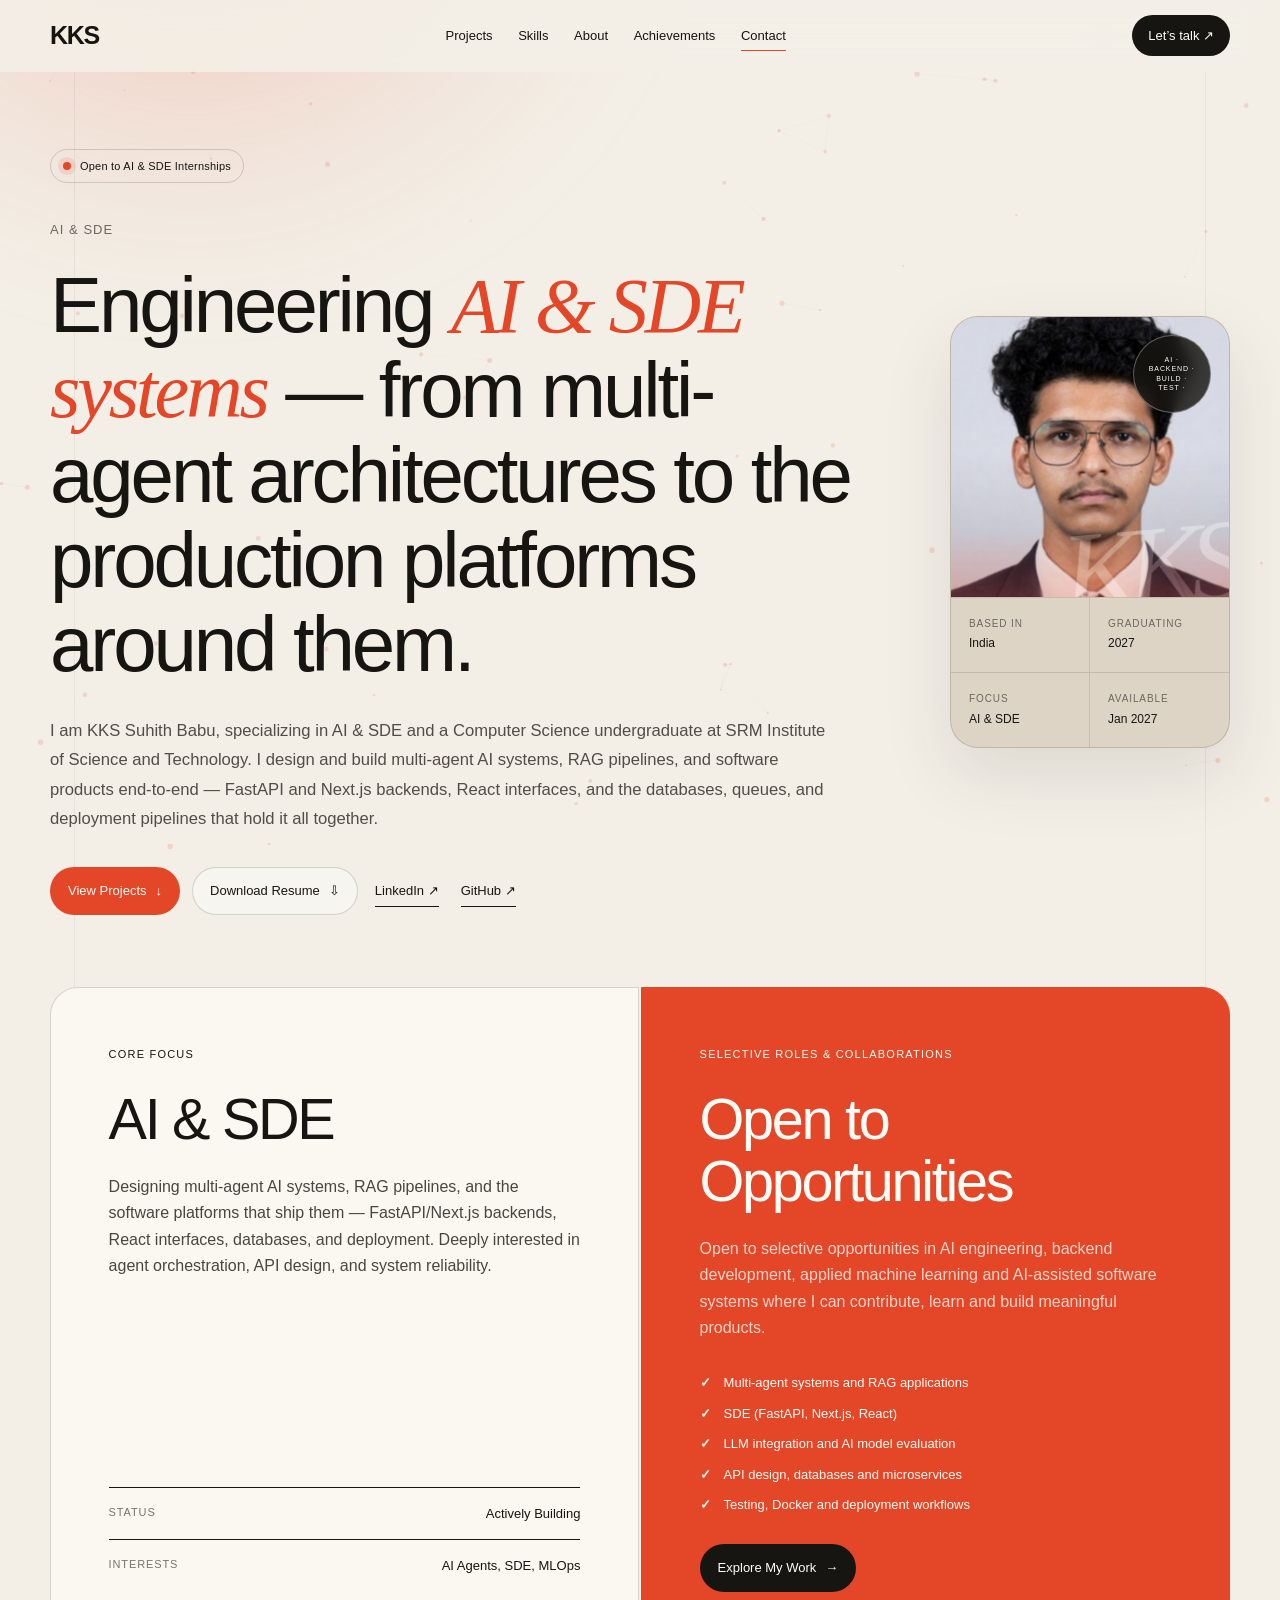
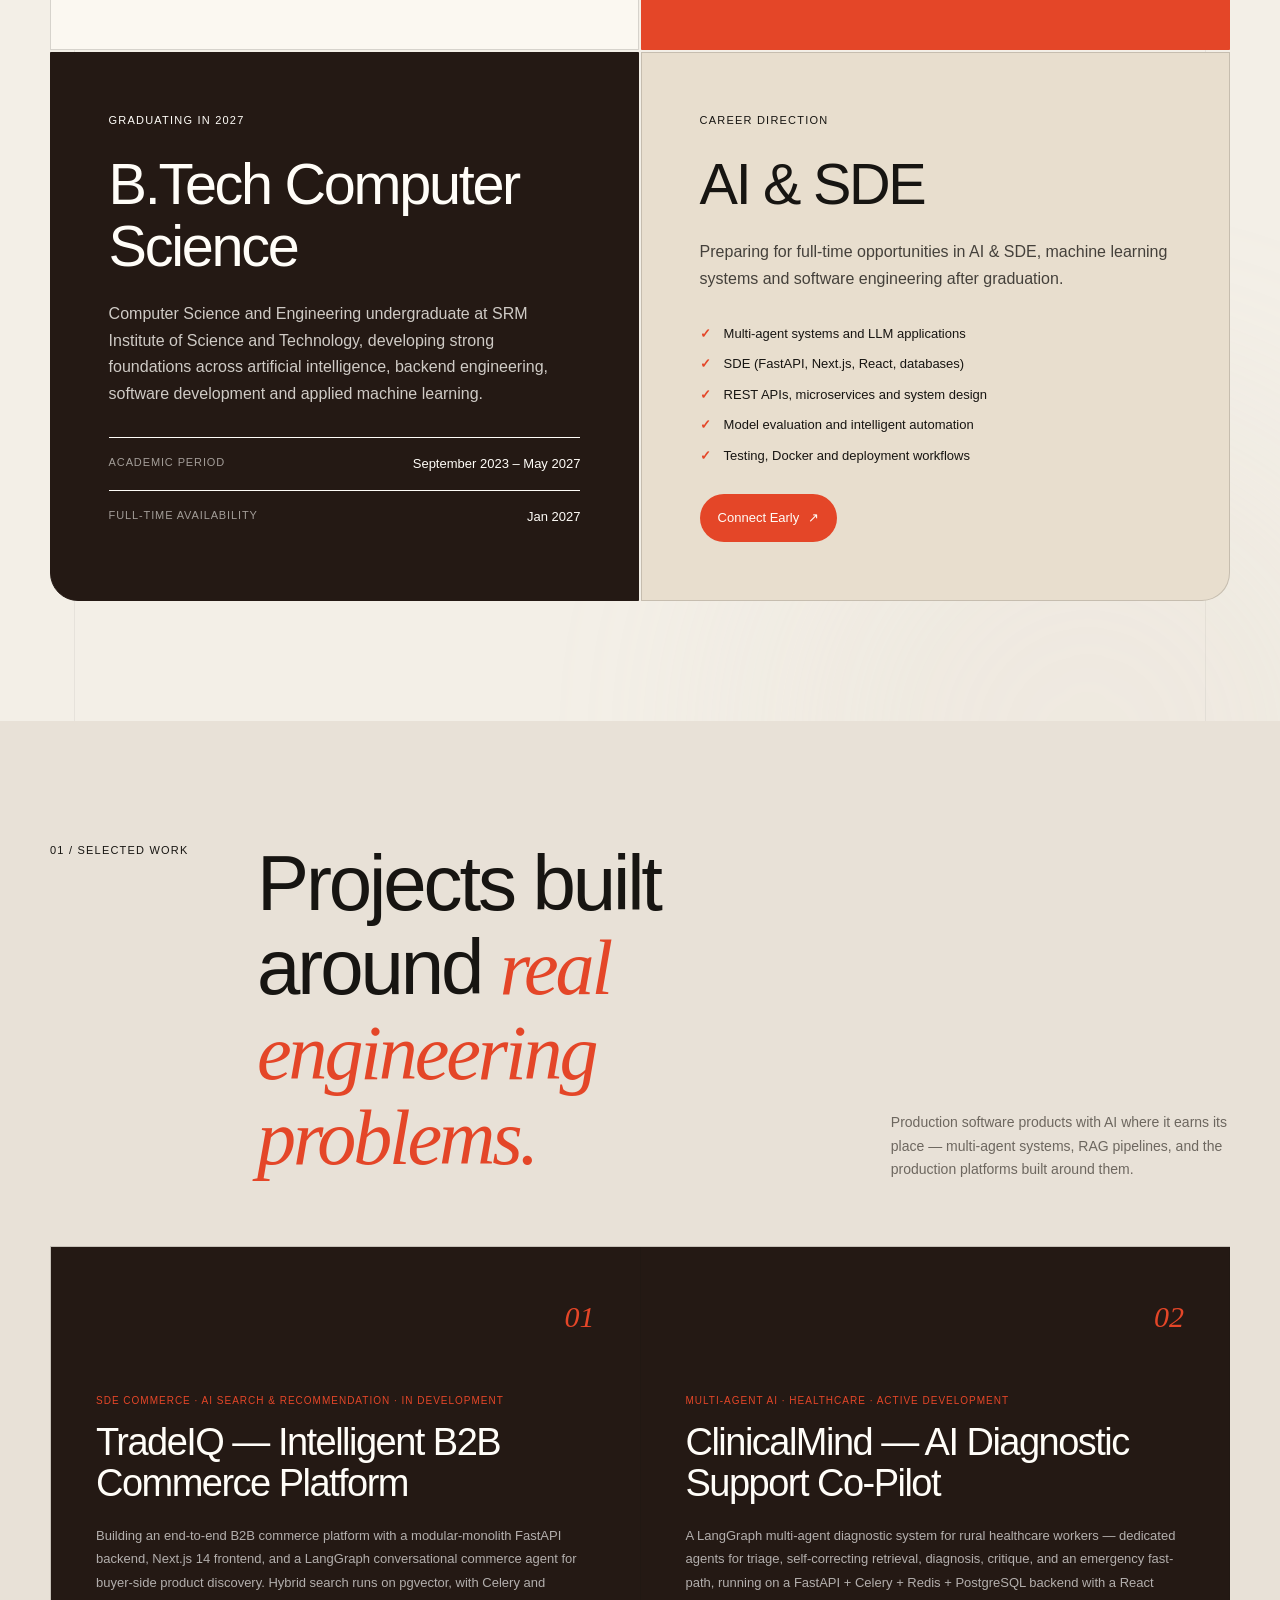
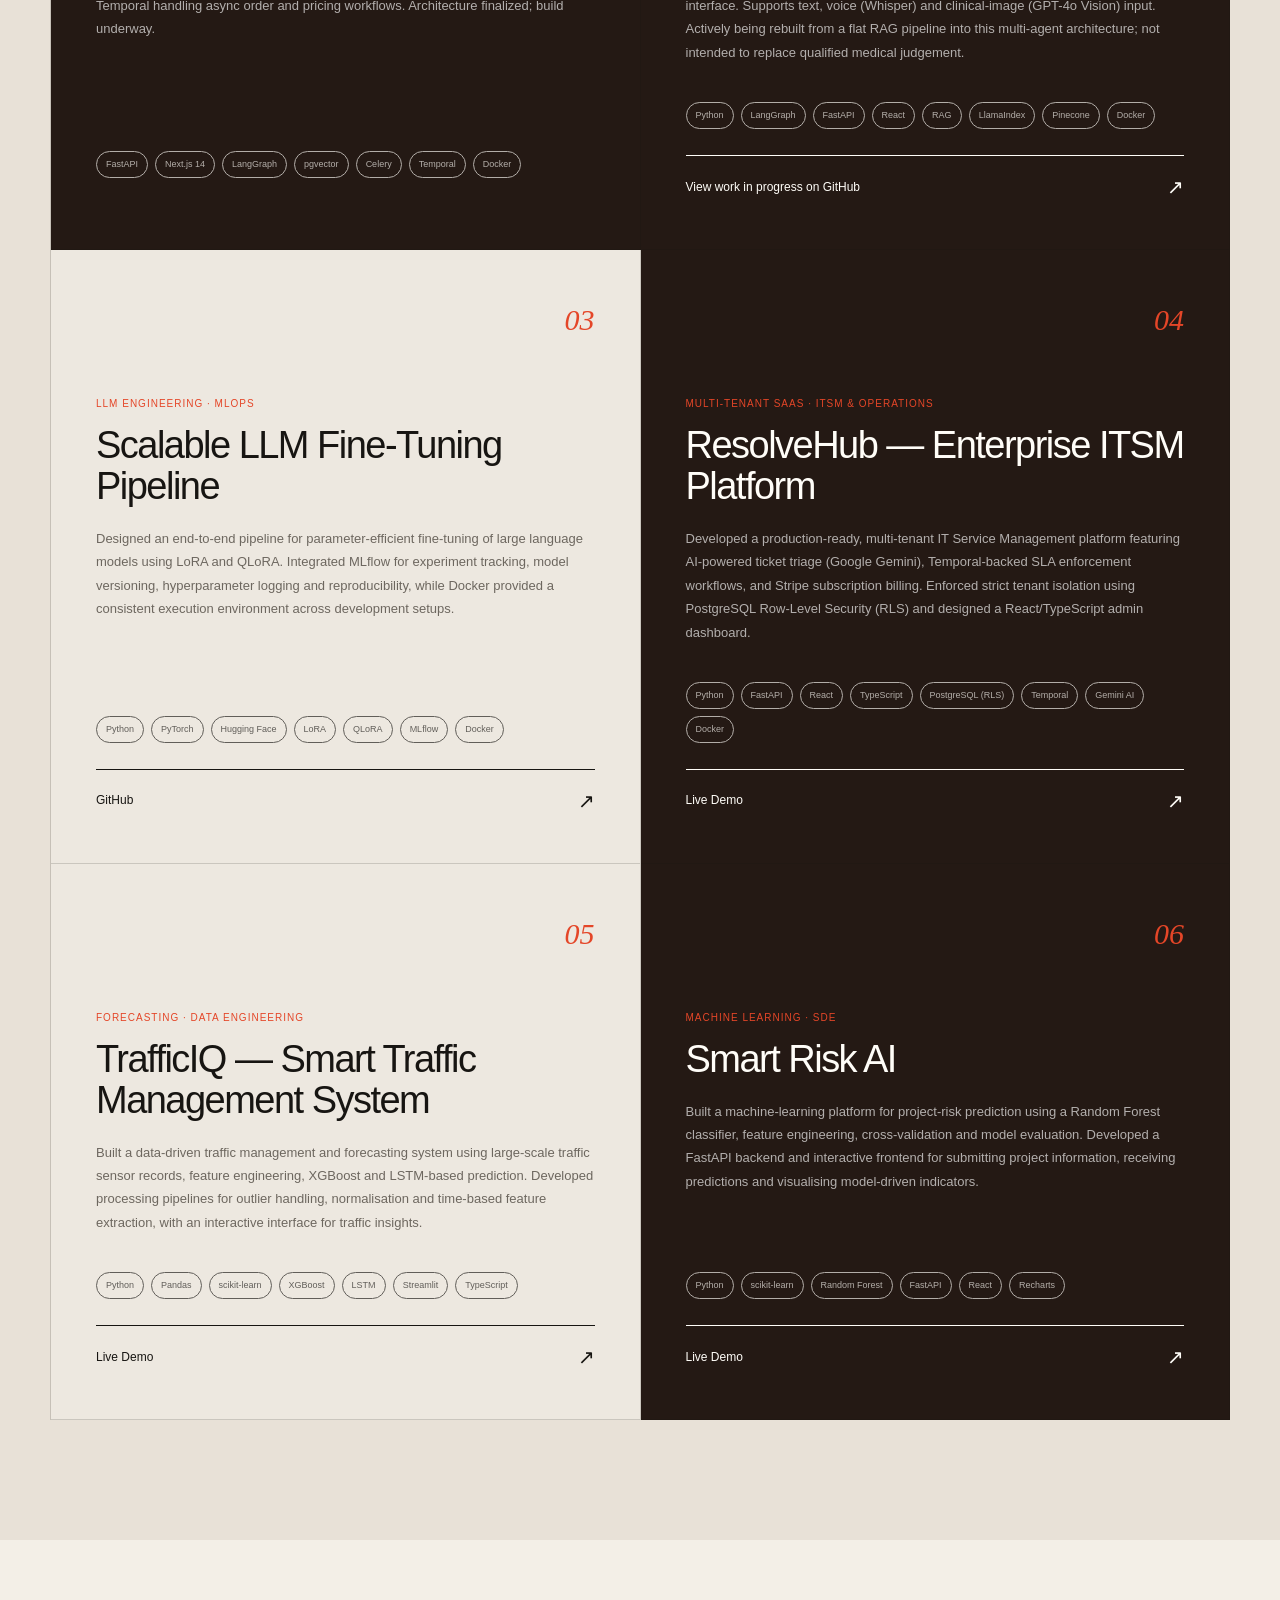
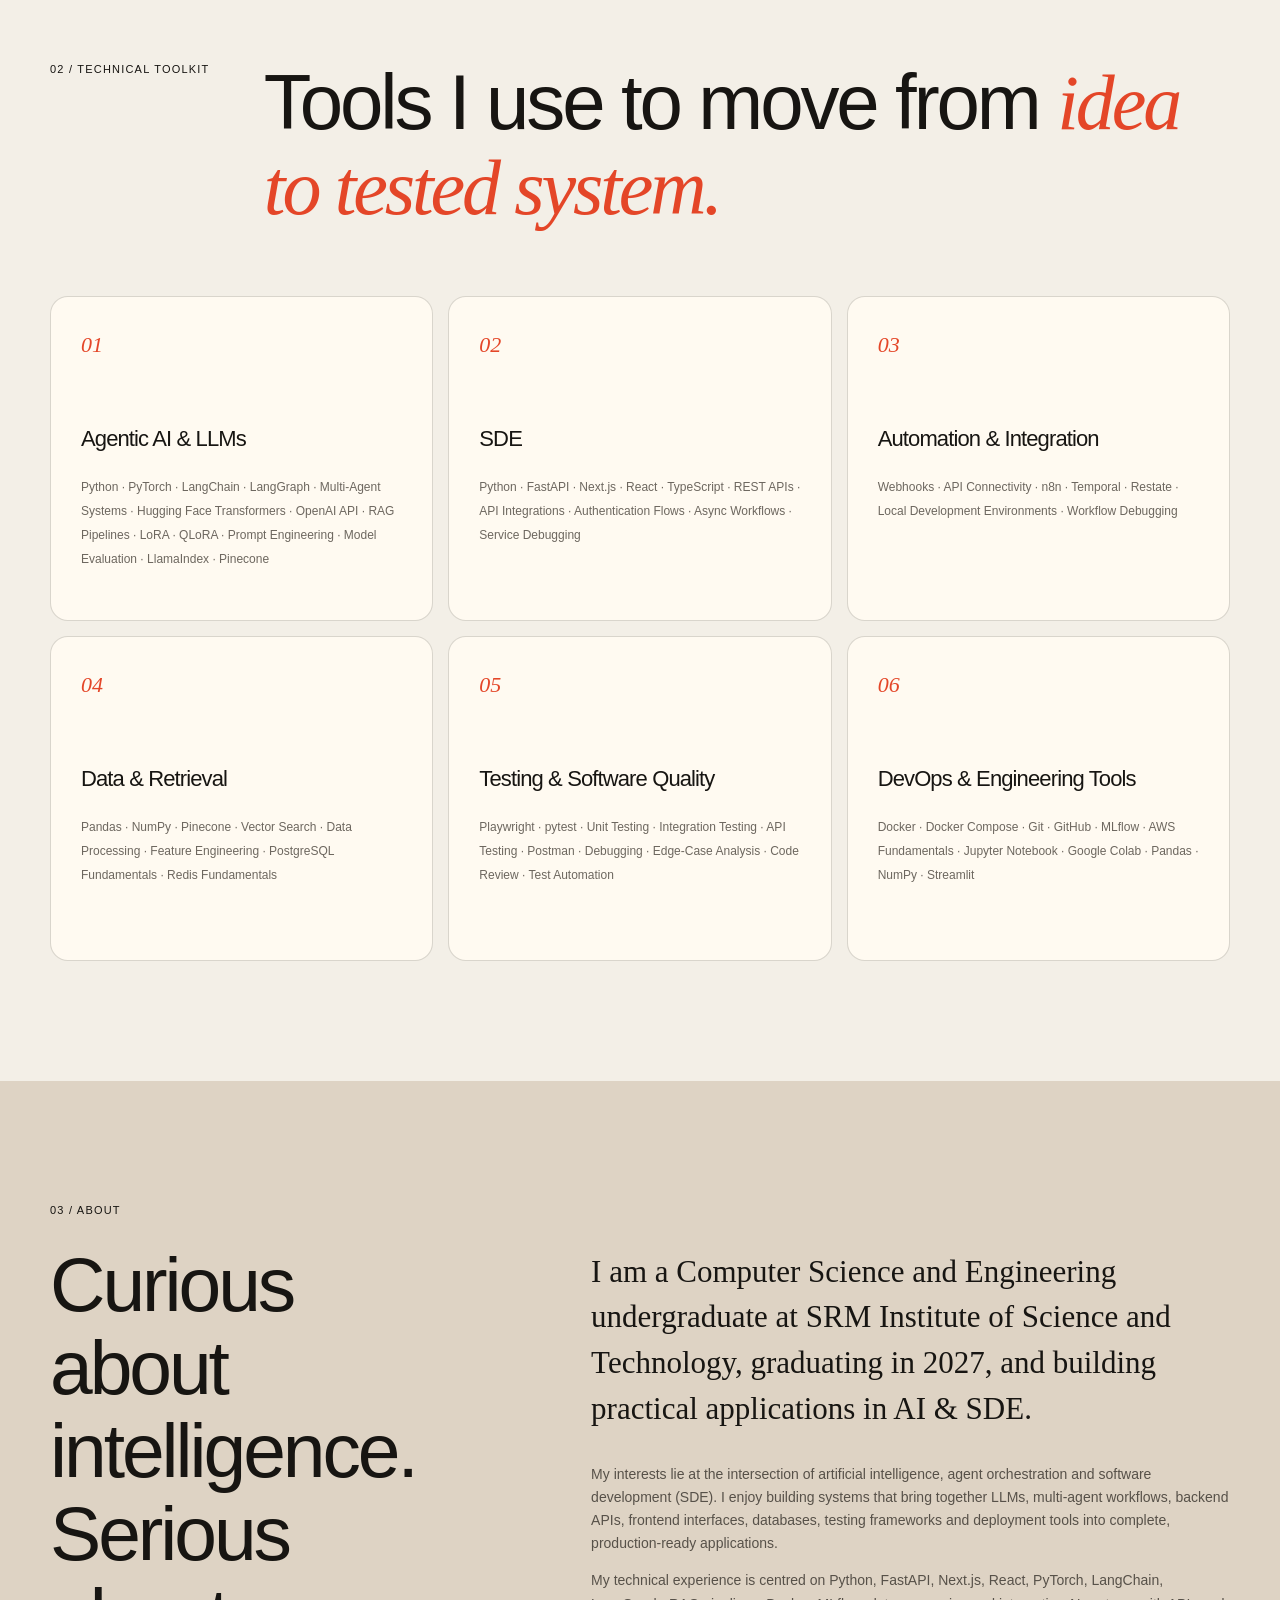
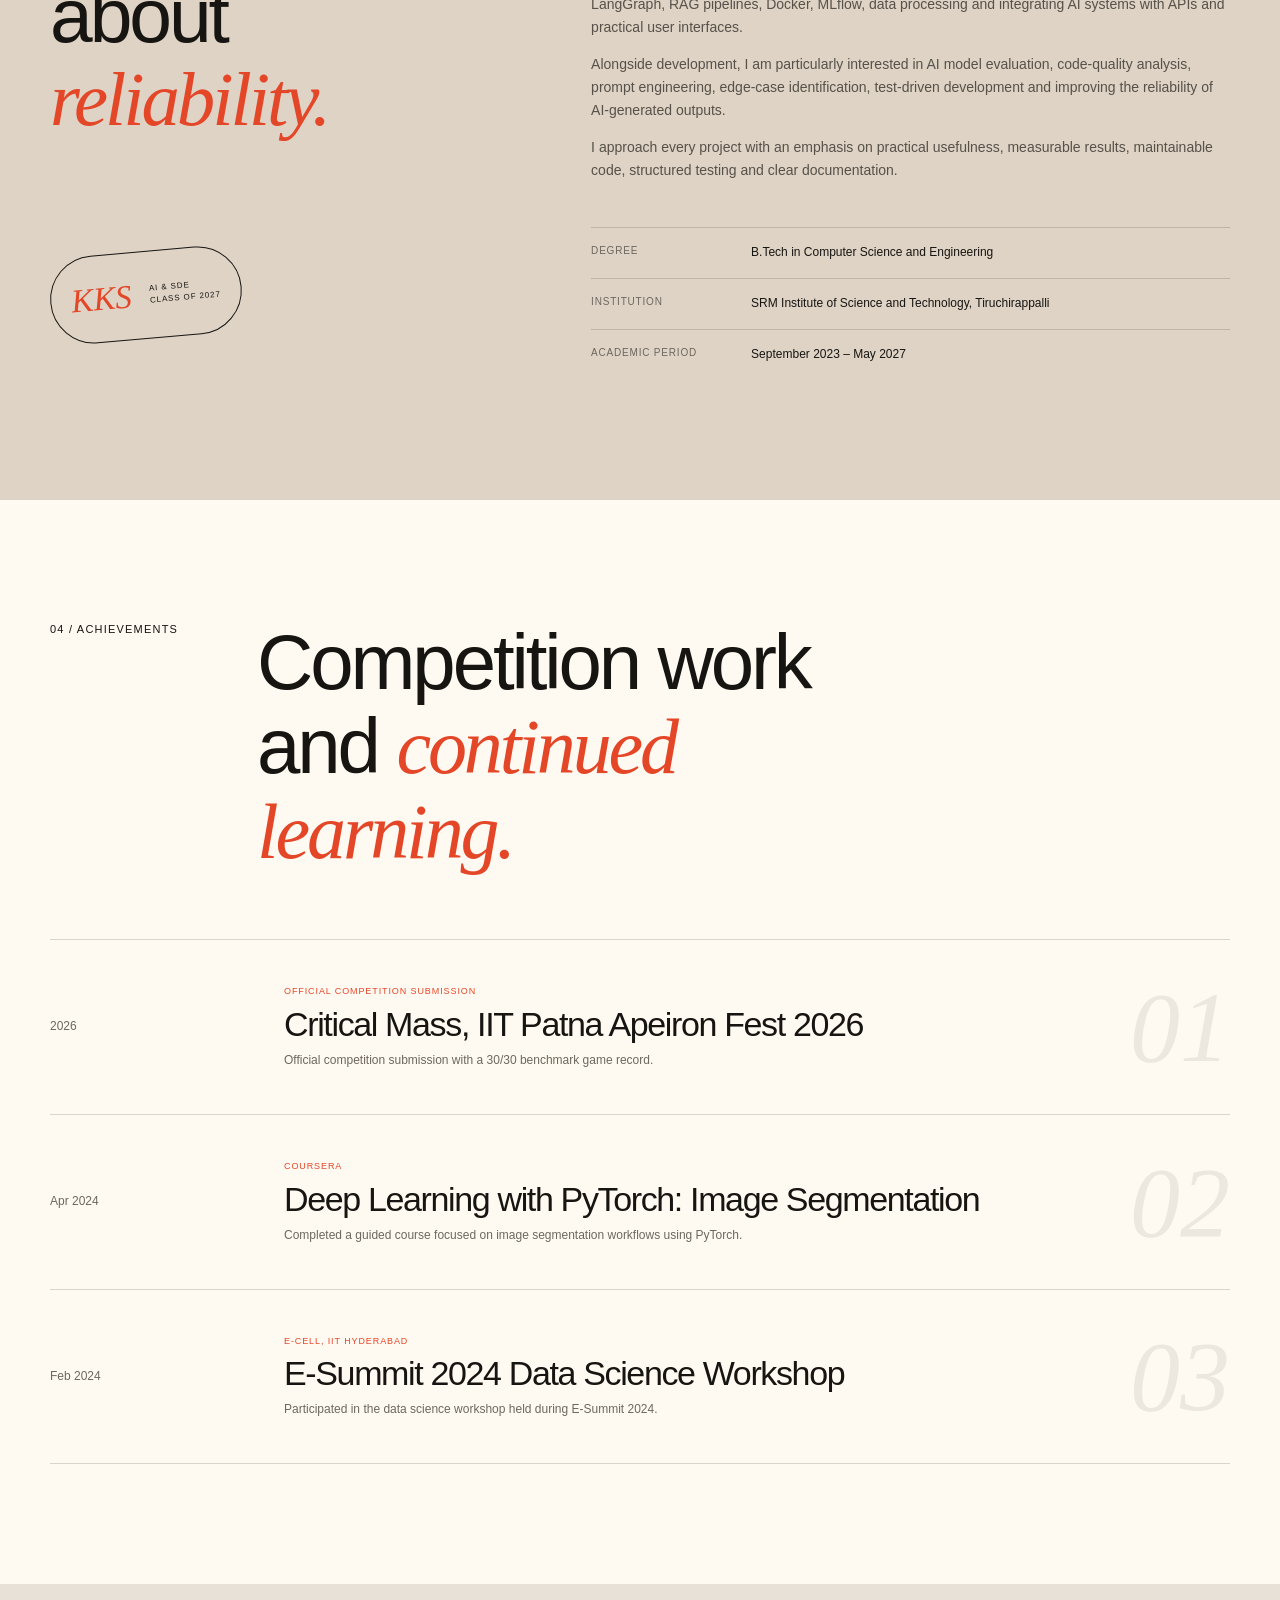
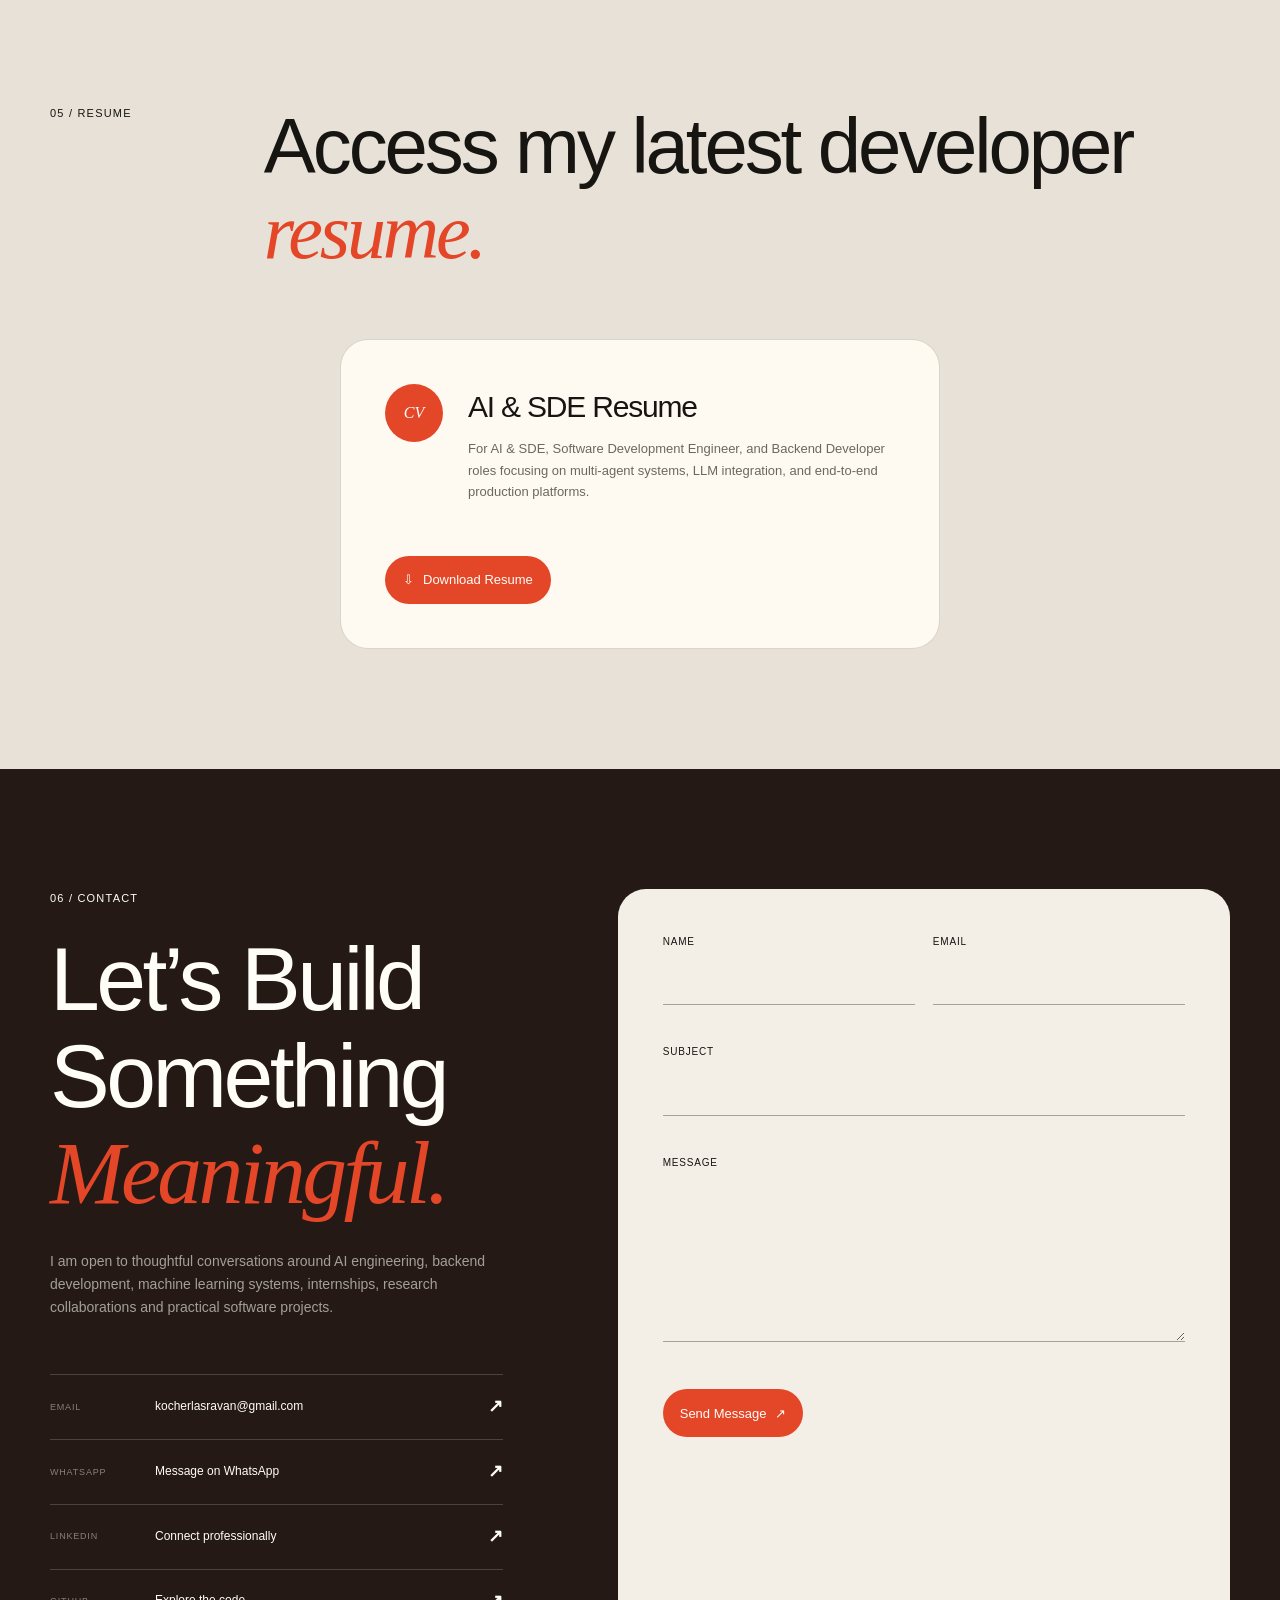
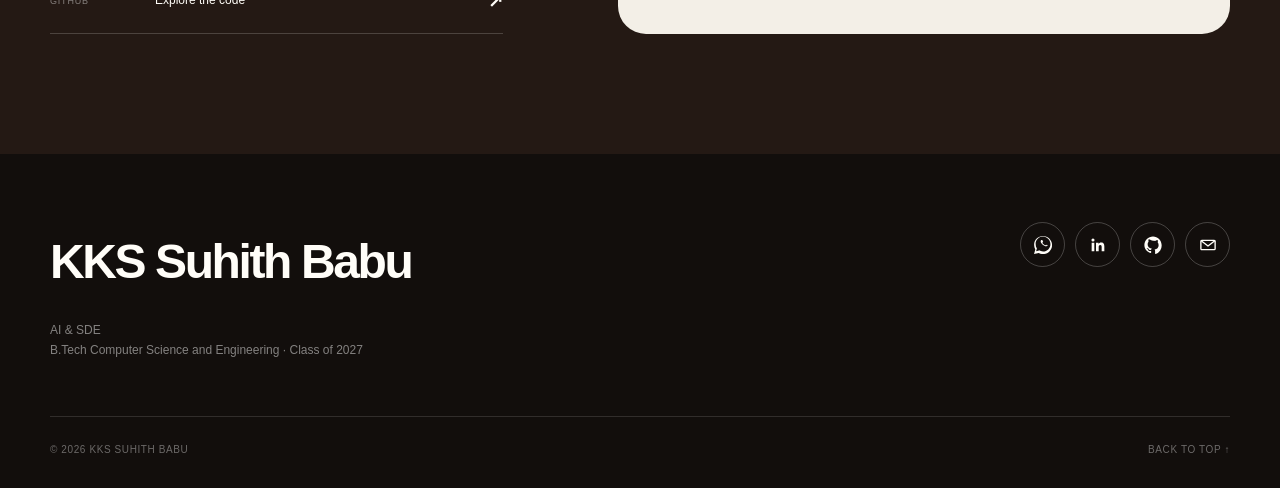
<file: index.html>
<!doctype html>
<html lang="en" class="no-js">
<head>
  <meta charset="utf-8">
  <meta name="viewport" content="width=device-width, initial-scale=1">
  <title>KKS Suhith Babu | AI &amp; SDE</title>
  <meta name="description" content="Portfolio of KKS Suhith Babu, AI &amp; SDE and Computer Science undergraduate building multi-agent AI systems, RAG pipelines, and end-to-end software products.">
  <meta name="theme-color" content="#f3efe7">
  <meta property="og:type" content="website">
  <meta property="og:title" content="KKS Suhith Babu | AI &amp; SDE">
  <meta property="og:description" content="AI &amp; SDE building multi-agent AI systems, RAG pipelines and production software platforms.">
  <meta property="og:image" content="og-preview.svg">
  <meta property="og:image:alt" content="Portfolio preview for KKS Suhith Babu, AI &amp; SDE">
  <meta name="twitter:card" content="summary_large_image">
  <script>document.documentElement.className = 'js';</script>
  <link rel="stylesheet" href="fonts/fonts.css">
  <link rel="stylesheet" href="style.css?v=1.5">
  <script src="script.js" defer></script>
</head>
<body id="top">
  <a class="skip-link" href="#main">Skip to content</a>

  <!-- Interactive Particle Background Canvas -->
  <canvas id="bg-canvas" style="position: fixed; top: 0; left: 0; width: 100%; height: 100%; z-index: -3; pointer-events: none;"></canvas>

  <!-- Side rotated decorations framing the site -->
  <div class="side-decorations" aria-hidden="true">
    <div class="side-text side-text-left">KKS SUHITH BABU — PORTFOLIO 2026</div>
    <div class="side-text side-text-right">AI &amp; SDE</div>
  </div>

  <div class="bg-blobs" aria-hidden="true">
    <div class="blob blob-1"></div>
    <div class="blob blob-2"></div>
    <div class="blob blob-3"></div>
    <div class="blob blob-4"></div>
  </div>

  <div class="layout-lines" aria-hidden="true">
    <div class="line-left"></div>
    <div class="line-right"></div>
  </div>

  <header class="site-header">
    <nav class="nav shell" aria-label="Primary navigation">
      <a class="brand" href="#top" aria-label="KKS Suhith Babu, home">KKS</a>
      <button class="nav-toggle" type="button" aria-expanded="false" aria-controls="nav-menu">
        <span class="sr-only">Toggle navigation</span>
        <span></span><span></span>
      </button>
      <div class="nav-menu" id="nav-menu">
        <a href="#projects">Projects</a>
        <a href="#skills">Skills</a>
        <a href="#about">About</a>
        <a href="#achievements">Achievements</a>
        <a href="#contact">Contact</a>
      </div>
      <a class="nav-cta" href="https://www.linkedin.com/in/kocherlakoteswarasuhithsravanbabu/" target="_blank" rel="noopener noreferrer">Let’s talk <span aria-hidden="true">↗</span></a>
    </nav>
  </header>

  <main id="main">
    <section class="hero shell" aria-labelledby="hero-title">
      <div class="hero-copy">
        <p class="status-pill reveal"><span aria-hidden="true"></span> Open to AI &amp; SDE Internships</p>
        <p class="hero-kicker reveal">AI &amp; SDE</p>
        <h1 id="hero-title" class="reveal">Engineering <em>AI &amp; SDE systems</em> — from multi-agent architectures to the production platforms around them.</h1>
        <p class="hero-summary reveal">I am KKS Suhith Babu, specializing in AI &amp; SDE and a Computer Science undergraduate at SRM Institute of Science and Technology. I design and build multi-agent AI systems, RAG pipelines, and software products end-to-end — FastAPI and Next.js backends, React interfaces, and the databases, queues, and deployment pipelines that hold it all together.</p>
        <div class="hero-actions reveal" aria-label="Portfolio actions">
          <a class="button button-primary" href="#projects">View Projects <span aria-hidden="true">↓</span></a>
          <a class="button button-secondary resume-link" href="resumes/kks-suhith-babu-sde-resume.pdf" download data-resume>Download Resume <span aria-hidden="true">⇩</span></a>
          <a class="text-link" href="https://www.linkedin.com/in/kocherlakoteswarasuhithsravanbabu/" target="_blank" rel="noopener noreferrer">LinkedIn <span aria-hidden="true">↗</span></a>
          <a class="text-link" href="https://github.com/Kocherlasuhith12" target="_blank" rel="noopener noreferrer">GitHub <span aria-hidden="true">↗</span></a>
        </div>
      </div>
      <aside class="hero-aside reveal" aria-label="Profile overview">
        <div class="portrait-stage" id="portrait-stage">
          <span class="portrait-word" aria-hidden="true">KKS</span>
          <div class="portrait-frame">
            <img src="assets/suhith-portrait.jpg" width="1048" height="789" alt="Portrait of KKS Suhith Babu" fetchpriority="high" decoding="async">
          </div>
          <span class="portrait-line" aria-hidden="true"></span>
          <span class="portrait-orbit" aria-hidden="true">AI · BACKEND · BUILD · TEST ·</span>
        </div>
        <div class="hero-aside-grid">
          <div><span>Based in</span><strong>India</strong></div>
          <div><span>Graduating</span><strong>2027</strong></div>
          <div><span>Focus</span><strong>AI &amp; SDE</strong></div>
          <div><span>Available</span><strong>Jan 2027</strong></div>
        </div>
      </aside>
    </section>

    <section class="opportunity shell" aria-label="Experience, availability and education overview">
      <article class="overview-card overview-card--light reveal">
        <p class="eyebrow">Core focus</p>
        <h2>AI &amp; SDE</h2>
        <p>Designing multi-agent AI systems, RAG pipelines, and the software platforms that ship them — FastAPI/Next.js backends, React interfaces, databases, and deployment. Deeply interested in agent orchestration, API design, and system reliability.</p>
        <dl class="compact-meta">
          <div><dt>Status</dt><dd>Actively Building</dd></div>
          <div><dt>Interests</dt><dd>AI Agents, SDE, MLOps</dd></div>
        </dl>
      </article>

      <article class="overview-card overview-card--accent reveal">
        <p class="eyebrow">Selective roles &amp; collaborations</p>
        <h2>Open to Opportunities</h2>
        <p>Open to selective opportunities in AI engineering, backend development, applied machine learning and AI-assisted software systems where I can contribute, learn and build meaningful products.</p>
        <ul class="check-list">
          <li>Multi-agent systems and RAG applications</li>
          <li>SDE (FastAPI, Next.js, React)</li>
          <li>LLM integration and AI model evaluation</li>
          <li>API design, databases and microservices</li>
          <li>Testing, Docker and deployment workflows</li>
        </ul>
        <a class="button button-dark" href="#projects">Explore My Work <span aria-hidden="true">→</span></a>
      </article>

      <article class="overview-card overview-card--dark reveal">
        <p class="eyebrow">Graduating in 2027</p>
        <h2>B.Tech Computer Science</h2>
        <p>Computer Science and Engineering undergraduate at SRM Institute of Science and Technology, developing strong foundations across artificial intelligence, backend engineering, software development and applied machine learning.</p>
        <dl class="compact-meta">
          <div><dt>Academic period</dt><dd>September 2023 – May 2027</dd></div>
          <div><dt>Full-time availability</dt><dd>Jan 2027</dd></div>
        </dl>
      </article>

      <article class="overview-card overview-card--cream reveal">
        <p class="eyebrow">Career direction</p>
        <h2>AI &amp; SDE</h2>
        <p>Preparing for full-time opportunities in AI &amp; SDE, machine learning systems and software engineering after graduation.</p>
        <ul class="check-list">
          <li>Multi-agent systems and LLM applications</li>
          <li>SDE (FastAPI, Next.js, React, databases)</li>
          <li>REST APIs, microservices and system design</li>
          <li>Model evaluation and intelligent automation</li>
          <li>Testing, Docker and deployment workflows</li>
        </ul>
        <a class="button button-primary" href="https://www.linkedin.com/in/kocherlakoteswarasuhithsravanbabu/" target="_blank" rel="noopener noreferrer">Connect Early <span aria-hidden="true">↗</span></a>
      </article>
    </section>

    <section class="section projects" id="projects" aria-labelledby="projects-title">
      <div class="shell">
        <header class="section-header reveal">
          <p class="eyebrow">01 / Selected work</p>
          <h2 id="projects-title">Projects built around <em>real engineering problems.</em></h2>
          <p>Production software products with AI where it earns its place — multi-agent systems, RAG pipelines, and the production platforms built around them.</p>
        </header>
        <div class="project-grid">
          <article class="project-card project-card--featured reveal">
            <div class="project-index">01</div>
            <div>
              <p class="project-kind">SDE commerce · AI search &amp; recommendation · In development</p>
              <h3>TradeIQ — Intelligent B2B Commerce Platform</h3>
              <p>Building an end-to-end B2B commerce platform with a modular-monolith FastAPI backend, Next.js 14 frontend, and a LangGraph conversational commerce agent for buyer-side product discovery. Hybrid search runs on pgvector, with Celery and Temporal handling async order and pricing workflows. Architecture finalized; build underway.</p>
            </div>
            <ul class="tag-list" aria-label="Technologies"><li>FastAPI</li><li>Next.js 14</li><li>LangGraph</li><li>pgvector</li><li>Celery</li><li>Temporal</li><li>Docker</li></ul>
          </article>

          <article class="project-card project-card--featured reveal">
            <div class="project-index">02</div>
            <div>
              <p class="project-kind">Multi-agent AI · Healthcare · Active development</p>
              <h3>ClinicalMind — AI Diagnostic Support Co-Pilot</h3>
              <p>A LangGraph multi-agent diagnostic system for rural healthcare workers — dedicated agents for triage, self-correcting retrieval, diagnosis, critique, and an emergency fast-path, running on a FastAPI + Celery + Redis + PostgreSQL backend with a React interface. Supports text, voice (Whisper) and clinical-image (GPT-4o Vision) input. Actively being rebuilt from a flat RAG pipeline into this multi-agent architecture; not intended to replace qualified medical judgement.</p>
            </div>
            <ul class="tag-list" aria-label="Technologies"><li>Python</li><li>LangGraph</li><li>FastAPI</li><li>React</li><li>RAG</li><li>LlamaIndex</li><li>Pinecone</li><li>Docker</li></ul>
            <a class="project-link" href="https://github.com/Kocherlasuhith12/Clinical-mind" target="_blank" rel="noopener noreferrer">View work in progress on GitHub <span aria-hidden="true">↗</span></a>
          </article>

          <article class="project-card reveal">
            <div class="project-index">03</div>
            <div>
              <p class="project-kind">LLM engineering · MLOps</p>
              <h3>Scalable LLM Fine-Tuning Pipeline</h3>
              <p>Designed an end-to-end pipeline for parameter-efficient fine-tuning of large language models using LoRA and QLoRA. Integrated MLflow for experiment tracking, model versioning, hyperparameter logging and reproducibility, while Docker provided a consistent execution environment across development setups.</p>
            </div>
            <ul class="tag-list" aria-label="Technologies"><li>Python</li><li>PyTorch</li><li>Hugging Face</li><li>LoRA</li><li>QLoRA</li><li>MLflow</li><li>Docker</li></ul>
            <a class="project-link" href="https://github.com/Kocherlasuhith12/scalable-llm-finetuning-pipeline" target="_blank" rel="noopener noreferrer">GitHub <span aria-hidden="true">↗</span></a>
          </article>

          <article class="project-card project-card--featured reveal">
            <div class="project-index">04</div>
            <div>
              <p class="project-kind">Multi-tenant SaaS · ITSM &amp; Operations</p>
              <h3>ResolveHub — Enterprise ITSM Platform</h3>
              <p>Developed a production-ready, multi-tenant IT Service Management platform featuring AI-powered ticket triage (Google Gemini), Temporal-backed SLA enforcement workflows, and Stripe subscription billing. Enforced strict tenant isolation using PostgreSQL Row-Level Security (RLS) and designed a React/TypeScript admin dashboard.</p>
            </div>
            <ul class="tag-list" aria-label="Technologies"><li>Python</li><li>FastAPI</li><li>React</li><li>TypeScript</li><li>PostgreSQL (RLS)</li><li>Temporal</li><li>Gemini AI</li><li>Docker</li></ul>
            <a class="project-link" href="https://resolvehub-frontend-suhith.onrender.com/login" target="_blank" rel="noopener noreferrer">Live Demo <span aria-hidden="true">↗</span></a>
          </article>

          <article class="project-card reveal">
            <div class="project-index">05</div>
            <div>
              <p class="project-kind">Forecasting · Data engineering</p>
              <h3>TrafficIQ — Smart Traffic Management System</h3>
              <p>Built a data-driven traffic management and forecasting system using large-scale traffic sensor records, feature engineering, XGBoost and LSTM-based prediction. Developed processing pipelines for outlier handling, normalisation and time-based feature extraction, with an interactive interface for traffic insights.</p>
            </div>
            <ul class="tag-list" aria-label="Technologies"><li>Python</li><li>Pandas</li><li>scikit-learn</li><li>XGBoost</li><li>LSTM</li><li>Streamlit</li><li>TypeScript</li></ul>
            <a class="project-link" href="https://trafficiq-frontend.onrender.com" target="_blank" rel="noopener noreferrer">Live Demo <span aria-hidden="true">↗</span></a>
          </article>

          <article class="project-card project-card--featured reveal">
            <div class="project-index">06</div>
            <div>
              <p class="project-kind">Machine learning · SDE</p>
              <h3>Smart Risk AI</h3>
              <p>Built a machine-learning platform for project-risk prediction using a Random Forest classifier, feature engineering, cross-validation and model evaluation. Developed a FastAPI backend and interactive frontend for submitting project information, receiving predictions and visualising model-driven indicators.</p>
            </div>
            <ul class="tag-list" aria-label="Technologies"><li>Python</li><li>scikit-learn</li><li>Random Forest</li><li>FastAPI</li><li>React</li><li>Recharts</li></ul>
            <a class="project-link" href="https://smart-risk-ai2-git-main-kocherlasravan-gmailcoms-projects.vercel.app" target="_blank" rel="noopener noreferrer">Live Demo <span aria-hidden="true">↗</span></a>
          </article>
        </div>
      </div>
    </section>


    <section class="section skills" id="skills" aria-labelledby="skills-title">
      <div class="shell">
        <header class="section-header reveal">
          <p class="eyebrow">02 / Technical toolkit</p>
          <h2 id="skills-title">Tools I use to move from <em>idea to tested system.</em></h2>
        </header>
        <div class="skills-grid">
          <article class="skill-card reveal"><span>01</span><h3>Agentic AI &amp; LLMs</h3><p>Python · PyTorch · LangChain · LangGraph · Multi-Agent Systems · Hugging Face Transformers · OpenAI API · RAG Pipelines · LoRA · QLoRA · Prompt Engineering · Model Evaluation · LlamaIndex · Pinecone</p></article>
          <article class="skill-card reveal"><span>02</span><h3>SDE</h3><p>Python · FastAPI · Next.js · React · TypeScript · REST APIs · API Integrations · Authentication Flows · Async Workflows · Service Debugging</p></article>
          <article class="skill-card reveal"><span>03</span><h3>Automation &amp; Integration</h3><p>Webhooks · API Connectivity · n8n · Temporal · Restate · Local Development Environments · Workflow Debugging</p></article>
          <article class="skill-card reveal"><span>04</span><h3>Data &amp; Retrieval</h3><p>Pandas · NumPy · Pinecone · Vector Search · Data Processing · Feature Engineering · PostgreSQL Fundamentals · Redis Fundamentals</p></article>
          <article class="skill-card reveal"><span>05</span><h3>Testing &amp; Software Quality</h3><p>Playwright · pytest · Unit Testing · Integration Testing · API Testing · Postman · Debugging · Edge-Case Analysis · Code Review · Test Automation</p></article>
          <article class="skill-card reveal"><span>06</span><h3>DevOps &amp; Engineering Tools</h3><p>Docker · Docker Compose · Git · GitHub · MLflow · AWS Fundamentals · Jupyter Notebook · Google Colab · Pandas · NumPy · Streamlit</p></article>
        </div>
      </div>
    </section>

    <section class="section about" id="about" aria-labelledby="about-title">
      <div class="shell about-grid">
        <div class="about-title reveal">
          <p class="eyebrow">03 / About</p>
          <h2 id="about-title">Curious about intelligence. Serious about <em>reliability.</em></h2>
          <div class="about-stamp" aria-hidden="true"><span>KKS</span><small>AI &amp; SDE<br>CLASS OF 2027</small></div>
        </div>
        <div class="about-copy reveal">
          <p class="lead">I am a Computer Science and Engineering undergraduate at SRM Institute of Science and Technology, graduating in 2027, and building practical applications in AI &amp; SDE.</p>
          <p>My interests lie at the intersection of artificial intelligence, agent orchestration and software development (SDE). I enjoy building systems that bring together LLMs, multi-agent workflows, backend APIs, frontend interfaces, databases, testing frameworks and deployment tools into complete, production-ready applications.</p>
          <p>My technical experience is centred on Python, FastAPI, Next.js, React, PyTorch, LangChain, LangGraph, RAG pipelines, Docker, MLflow, data processing and integrating AI systems with APIs and practical user interfaces.</p>
          <p>Alongside development, I am particularly interested in AI model evaluation, code-quality analysis, prompt engineering, edge-case identification, test-driven development and improving the reliability of AI-generated outputs.</p>
          <p>I approach every project with an emphasis on practical usefulness, measurable results, maintainable code, structured testing and clear documentation.</p>
          <dl class="education-details">
            <div><dt>Degree</dt><dd>B.Tech in Computer Science and Engineering</dd></div>
            <div><dt>Institution</dt><dd>SRM Institute of Science and Technology, Tiruchirappalli</dd></div>
            <div><dt>Academic period</dt><dd>September 2023 – May 2027</dd></div>
          </dl>
        </div>
      </div>
    </section>

    <section class="section achievements" id="achievements" aria-labelledby="achievements-title">
      <div class="shell">
        <header class="section-header reveal">
          <p class="eyebrow">04 / Achievements</p>
          <h2 id="achievements-title">Competition work and <em>continued learning.</em></h2>
        </header>
        <ol class="achievement-list">
          <li class="reveal"><time datetime="2026">2026</time><div><p class="achievement-type">Official competition submission</p><h3>Critical Mass, IIT Patna Apeiron Fest 2026</h3><p>Official competition submission with a 30/30 benchmark game record.</p></div><span aria-hidden="true">01</span></li>
          <li class="reveal"><time datetime="2024-04">Apr 2024</time><div><p class="achievement-type">Coursera</p><h3>Deep Learning with PyTorch: Image Segmentation</h3><p>Completed a guided course focused on image segmentation workflows using PyTorch.</p></div><span aria-hidden="true">02</span></li>
          <li class="reveal"><time datetime="2024-02">Feb 2024</time><div><p class="achievement-type">E-Cell, IIT Hyderabad</p><h3>E-Summit 2024 Data Science Workshop</h3><p>Participated in the data science workshop held during E-Summit 2024.</p></div><span aria-hidden="true">03</span></li>
        </ol>
      </div>
    </section>

    <section class="section resumes" id="resumes" aria-labelledby="resumes-title">
      <div class="shell resume-shell">
        <header class="section-header reveal">
          <p class="eyebrow">05 / Resume</p>
          <h2 id="resumes-title">Access my latest developer <em>resume.</em></h2>
        </header>
        <div class="resume-grid" style="grid-template-columns: 1fr; max-width: 600px; margin: 0 auto;">
          <article class="resume-card reveal">
            <span class="resume-icon" aria-hidden="true">CV</span>
            <div>
              <h3>AI &amp; SDE Resume</h3>
              <p>For AI &amp; SDE, Software Development Engineer, and Backend Developer roles focusing on multi-agent systems, LLM integration, and end-to-end production platforms.</p>
            </div>
            <a class="button button-primary resume-link" href="resumes/kks-suhith-babu-sde-resume.pdf" download data-resume><span aria-hidden="true">⇩</span> Download Resume</a>
          </article>
        </div>
      </div>
    </section>

    <section class="section contact" id="contact" aria-labelledby="contact-title">
      <div class="shell contact-grid">
        <div class="contact-copy reveal">
          <p class="eyebrow">06 / Contact</p>
          <h2 id="contact-title">Let’s Build Something <em>Meaningful.</em></h2>
          <p>I am open to thoughtful conversations around AI engineering, backend development, machine learning systems, internships, research collaborations and practical software projects.</p>
          <div class="contact-links">
            <a href="mailto:kocherlasravan@gmail.com"><span>Email</span>kocherlasravan@gmail.com <b aria-hidden="true">↗</b></a>
            <a href="https://wa.me/919390352564" target="_blank" rel="noopener noreferrer"><span>WhatsApp</span>Message on WhatsApp <b aria-hidden="true">↗</b></a>
            <a href="https://www.linkedin.com/in/kocherlakoteswarasuhithsravanbabu/" target="_blank" rel="noopener noreferrer"><span>LinkedIn</span>Connect professionally <b aria-hidden="true">↗</b></a>
            <a href="https://github.com/Kocherlasuhith12" target="_blank" rel="noopener noreferrer"><span>GitHub</span>Explore the code <b aria-hidden="true">↗</b></a>
          </div>
        </div>
        <form class="contact-form reveal" id="contact-form" novalidate>
          <div class="form-row">
            <div class="field"><label for="name">Name</label><input id="name" name="name" type="text" autocomplete="name" minlength="2" required><span class="field-error" aria-live="polite"></span></div>
            <div class="field"><label for="email">Email</label><input id="email" name="email" type="email" autocomplete="email" required><span class="field-error" aria-live="polite"></span></div>
          </div>
          <div class="field"><label for="subject">Subject</label><input id="subject" name="subject" type="text" minlength="3" required><span class="field-error" aria-live="polite"></span></div>
          <div class="field"><label for="message">Message</label><textarea id="message" name="message" rows="6" minlength="10" required></textarea><span class="field-error" aria-live="polite"></span></div>
          <input class="honeypot" type="text" name="company" tabindex="-1" autocomplete="off" aria-hidden="true">
          <button class="button button-primary submit-button" type="submit">Send Message <span aria-hidden="true">↗</span></button>
          <p class="form-status" id="form-status" role="status" aria-live="polite"></p>
        </form>
      </div>
    </section>
  </main>

  <footer class="footer" id="site-footer">
    <div class="shell footer-grid">
      <div><a class="footer-brand" href="#top">KKS Suhith Babu</a><p>AI &amp; SDE<br>B.Tech Computer Science and Engineering · Class of 2027</p></div>
      <div class="footer-socials" aria-label="Social links">
        <a href="https://wa.me/919390352564" target="_blank" rel="noopener noreferrer" aria-label="WhatsApp">
          <svg viewBox="0 0 24 24" aria-hidden="true"><path d="M.057 24l1.687-6.163c-1.041-1.804-1.588-3.849-1.587-5.946C.003 5.37 5.378 0 12.037 0c3.223.001 6.253 1.257 8.53 3.539 2.277 2.282 3.532 5.312 3.53 8.534-.005 6.658-5.38 12.029-12.037 12.029-2.006-.001-3.973-.5-5.713-1.448L0 24zm6.59-4.846c1.666.988 3.311 1.493 5.429 1.495 5.432 0 9.851-4.387 9.855-9.782.002-2.614-1.013-5.074-2.859-6.927C17.207 2.083 14.745.82 12.030 0.82c-5.436 0-9.856 4.387-9.86 9.78-.001 2.203.58 4.225 1.685 6.13l-.99 3.616 3.73-.974zm12.196-6.177c-.33-.165-1.951-.963-2.253-1.074-.3-.11-.52-.165-.74.165-.22.33-.85.107-1.04.127-.19.02-.38-.09-.71-.255-1.401-.692-2.316-1.554-2.905-2.571-.165-.285-.015-.438.127-.58.128-.127.285-.33.428-.495.143-.165.19-.275.285-.458.095-.183.047-.344-.024-.51-.07-.165-.52-1.266-.713-1.73-.188-.454-.378-.393-.52-.4h-.443c-.152 0-.4.057-.61.285-.21.228-.8.78-.8 1.902 0 1.12.81 2.202.922 2.356.113.153 1.59 2.43 3.853 3.407.538.232.957.37 1.283.475.54.17 1.03.146 1.417.089.432-.064 1.328-.543 1.514-1.066.187-.523.187-.972.13-1.066-.056-.094-.207-.15-.537-.315z" fill="currentColor"/></svg>
        </a>
        <a href="https://www.linkedin.com/in/kocherlakoteswarasuhithsravanbabu/" target="_blank" rel="noopener noreferrer" aria-label="LinkedIn">
          <svg viewBox="0 0 24 24" aria-hidden="true"><path d="M20.45 20.45h-3.56v-5.57c0-1.33-.03-3.04-1.85-3.04-1.85 0-2.14 1.45-2.14 2.94v5.67H9.34V8.99h3.42v1.56h.05c.48-.9 1.64-1.85 3.37-1.85 3.6 0 4.27 2.37 4.27 5.46v6.29zM5.32 7.43a2.06 2.06 0 1 1 0-4.12 2.06 2.06 0 0 1 0 4.12zM7.1 20.45H3.54V8.99H7.1v11.46z"/></svg>
        </a>
        <a href="https://github.com/Kocherlasuhith12" target="_blank" rel="noopener noreferrer" aria-label="GitHub">
          <svg viewBox="0 0 24 24" aria-hidden="true"><path d="M12 .5C5.73.5.5 5.73.5 12c0 5.02 3.44 9.27 8.21 10.77.6.11.82-.26.82-.58v-2.23c-3.34.73-4.04-1.42-4.04-1.42-.55-1.39-1.33-1.76-1.33-1.76-1.09-.74.08-.73.08-.73 1.2.09 1.84 1.24 1.84 1.24 1.07 1.83 2.8 1.3 3.49.99.11-.77.42-1.3.76-1.6-2.67-.3-5.47-1.34-5.47-5.93 0-1.31.47-2.38 1.24-3.22-.12-.3-.54-1.52.12-3.18 0 0 1.01-.32 3.3 1.23A11.5 11.5 0 0 1 12 6.32c.96 0 1.92.13 2.82.38 2.29-1.55 3.3-1.23 3.3-1.23.66 1.66.24 2.88.12 3.18.77.84 1.24 1.91 1.24 3.22 0 4.6-2.81 5.62-5.48 5.92.43.37.81 1.1.81 2.22v3.29c0 .32.22.7.83.58A11.51 11.51 0 0 0 23.5 12C23.5 5.73 18.27.5 12 .5z"/></svg>
        </a>
        <a href="mailto:kocherlasravan@gmail.com" aria-label="Email">
          <svg viewBox="0 0 24 24" aria-hidden="true"><path d="M3.75 5.75h16.5c.69 0 1.25.56 1.25 1.25v10c0 .69-.56 1.25-1.25 1.25H3.75A1.25 1.25 0 0 1 2.5 17V7c0-.69.56-1.25 1.25-1.25Z" fill="none" stroke="currentColor" stroke-width="1.8"/><path d="m3.3 6.55 8.7 6.7 8.7-6.7" fill="none" stroke="currentColor" stroke-width="1.8" stroke-linecap="round" stroke-linejoin="round"/></svg>
        </a>
      </div>
      <div class="footer-bottom"><span>© <span id="year">2026</span> KKS Suhith Babu</span><a href="#top">Back to top ↑</a></div>
    </div>
  </footer>
  <div class="toast" id="toast" role="status" aria-live="polite"></div>
</body>
</html>
</file>
<file: fonts/fonts.css>
@font-face {
  font-family: "Poppins";
  src: url("Poppins-Regular.ttf") format("truetype");
  font-weight: 400;
  font-style: normal;
  font-display: swap;
}

@font-face {
  font-family: "Poppins";
  src: url("Poppins-Medium.ttf") format("truetype");
  font-weight: 500;
  font-style: normal;
  font-display: swap;
}

@font-face {
  font-family: "Poppins";
  src: url("Poppins-Bold.ttf") format("truetype");
  font-weight: 700;
  font-style: normal;
  font-display: swap;
}

@font-face {
  font-family: "Lora";
  src: url("Lora-Variable.ttf") format("truetype");
  font-weight: 100 900;
  font-style: normal;
  font-display: swap;
}
</file>
<file: style.css>
:root {
  --paper: #f3efe7;
  --paper-deep: #e7dfd3;
  --cream: #fffaf1;
  --ink: #171512;
  --muted: #6d675f;
  --line: rgba(23, 21, 18, .16);
  --red: #e44628;
  --red-dark: #bd321d;
  --brown: #241914;
  --white: #fffdf8;
  --radius: 28px;
  --shadow: 0 28px 70px rgba(47, 32, 24, .11);
  --sans: "Poppins", Arial, sans-serif;
  --serif: "Lora", Georgia, serif;
}

*, *::before, *::after { box-sizing: border-box; }
html { scroll-behavior: smooth; scroll-padding-top: 96px; }
body {
  margin: 0;
  position: relative;
  overflow-x: hidden;
  color: var(--ink);
  background: var(--paper);
  font-family: var(--sans);
  font-size: 16px;
  line-height: 1.65;
  text-rendering: optimizeLegibility;
  -webkit-font-smoothing: antialiased;
}
body.menu-open { overflow: hidden; }
a { color: inherit; text-decoration: none; }
button, input, textarea { font: inherit; }
button, a { -webkit-tap-highlight-color: transparent; }
img, svg { display: block; max-width: 100%; }
h1, h2, h3, p { margin-top: 0; }
h1, h2, h3 { line-height: 1.08; letter-spacing: -.04em; }
em { color: var(--red); font-family: var(--serif); font-weight: 500; }
::selection { color: var(--white); background: var(--red); }

.shell { width: min(1180px, calc(100% - 48px)); margin-inline: auto; }
.section { padding: 120px 0; }
.sr-only { position: absolute; width: 1px; height: 1px; padding: 0; margin: -1px; overflow: hidden; clip: rect(0, 0, 0, 0); white-space: nowrap; border: 0; }
.skip-link { position: fixed; z-index: 1000; top: 12px; left: 12px; padding: 10px 16px; color: white; background: var(--ink); border-radius: 8px; transform: translateY(-160%); }
.skip-link:focus { transform: translateY(0); }
:focus-visible { outline: 3px solid var(--red); outline-offset: 4px; }

.site-header { position: sticky; z-index: 100; top: 0; padding: 15px 0; background: rgba(243, 239, 231, .88); border-bottom: 1px solid transparent; backdrop-filter: blur(16px); transition: border-color .25s ease; }
.site-header.scrolled { border-color: var(--line); }
.nav { display: grid; grid-template-columns: auto 1fr auto; align-items: center; gap: 38px; }
.brand, .footer-brand { font-size: 25px; font-weight: 700; letter-spacing: -.05em; }
.brand span, .footer-brand span { color: var(--red); }
.nav-menu { display: flex; align-items: center; justify-content: center; gap: clamp(14px, 2vw, 28px); }
.nav-menu a { position: relative; font-size: 13px; font-weight: 500; }
.nav-menu a::after { position: absolute; right: 0; bottom: -5px; left: 0; height: 1px; content: ""; background: var(--red); transform: scaleX(0); transform-origin: right; transition: transform .25s ease; }
.nav-menu a:hover::after, .nav-menu a.active::after { transform: scaleX(1); transform-origin: left; }
.nav-cta { padding: 10px 16px; color: var(--white); background: var(--ink); border-radius: 999px; font-size: 13px; font-weight: 500; }
.nav-toggle { display: none; width: 44px; height: 44px; padding: 12px; background: transparent; border: 1px solid var(--line); border-radius: 50%; }
.nav-toggle span:not(.sr-only) { display: block; width: 100%; height: 1.5px; margin: 5px 0; background: var(--ink); transition: transform .2s ease; }

.hero { display: grid; grid-template-columns: minmax(0, 1.55fr) minmax(290px, .45fr); gap: 54px; align-items: center; min-height: calc(100vh - 96px); padding-block: clamp(40px, 6vw, 80px) 72px; }
.status-pill { display: inline-flex; align-items: center; gap: 9px; margin-bottom: 36px; padding: 7px 12px; border: 1px solid var(--line); border-radius: 999px; font-size: 11px; font-weight: 500; letter-spacing: .02em; }
.status-pill span { width: 8px; height: 8px; background: var(--red); border-radius: 50%; box-shadow: 0 0 0 5px rgba(228, 70, 40, .12); }
.hero-kicker { margin-bottom: 22px; color: var(--muted); font-size: 13px; font-weight: 500; text-transform: uppercase; letter-spacing: .08em; }
.hero-kicker span { margin: 0 8px; color: var(--red); }
.hero h1 { max-width: 870px; margin-bottom: 30px; font-size: clamp(45px, 6.1vw, 84px); font-weight: 500; }
.hero-summary { max-width: 780px; margin-bottom: 34px; color: #524d46; font-size: clamp(15px, 1.3vw, 18px); line-height: 1.75; }
.hero-actions { display: flex; flex-wrap: wrap; align-items: center; gap: 12px; }
.button { display: inline-flex; align-items: center; justify-content: center; gap: 9px; min-height: 48px; padding: 12px 17px; border: 1px solid transparent; border-radius: 999px; cursor: pointer; font-size: 13px; font-weight: 500; transition: transform .25s ease, color .25s ease, background .25s ease, box-shadow .25s ease; }
.button:hover { transform: translateY(-3px); box-shadow: 0 12px 24px rgba(30, 20, 15, .14); }
.button-primary { color: var(--white); background: var(--red); }
.button-primary:hover { background: var(--red-dark); }
.button-secondary { background: rgba(255,255,255,.38); border-color: var(--line); }
.button-secondary:hover { background: var(--white); }
.button-dark { color: var(--white); background: var(--ink); }
.text-link { margin-inline: 5px; padding: 5px 0; border-bottom: 1px solid var(--ink); font-size: 13px; font-weight: 500; }
.hero-aside { overflow: hidden; border: 1px solid var(--line); border-radius: var(--radius); background: #ded4c6; box-shadow: var(--shadow); max-width: 280px; justify-self: end; width: 100%; align-self: center; }
.portrait-stage { --portrait-x: 0px; --portrait-y: 0px; position: relative; min-height: 280px; overflow: hidden; isolation: isolate; background: #c9cbd1; cursor: crosshair; }
.portrait-stage::before { position: absolute; z-index: 2; inset: 0; content: ""; background: linear-gradient(180deg, transparent 48%, rgba(36,25,20,.08) 75%, rgba(228,70,40,.52) 120%); pointer-events: none; }
.portrait-frame { position: absolute; z-index: 1; inset: 0; overflow: hidden; clip-path: inset(0 0 0 0 round 0); animation: portrait-reveal 1.15s cubic-bezier(.2,.75,.2,1) both; }
.portrait-frame img { width: 100%; height: 100%; object-fit: cover; object-position: 50% 42%; filter: saturate(.9) contrast(1.03); transform: translate3d(var(--portrait-x), var(--portrait-y), 0) scale(1.075); animation: portrait-breathe 8s ease-in-out 1.15s infinite alternate; transition: filter .35s ease; will-change: transform; }
.portrait-stage:hover .portrait-frame img { filter: saturate(1) contrast(1.04); }
.portrait-word { position: absolute; z-index: 3; right: -6px; bottom: -27px; color: rgba(255,253,248,.74); font-family: var(--serif); font-size: clamp(84px, 9vw, 122px); font-style: italic; line-height: 1; letter-spacing: -.11em; mix-blend-mode: soft-light; pointer-events: none; animation: portrait-word-in .9s .65s cubic-bezier(.2,.75,.2,1) both; }
.portrait-line { position: absolute; z-index: 4; top: 0; bottom: 0; left: -18%; width: 1px; background: linear-gradient(transparent, rgba(255,255,255,.85), transparent); box-shadow: 0 0 18px rgba(255,255,255,.45); opacity: .55; pointer-events: none; animation: portrait-scan 5.8s 1.5s ease-in-out infinite; }
.portrait-orbit { position: absolute; z-index: 5; top: 18px; right: 18px; display: grid; width: 78px; height: 78px; place-items: center; padding: 14px; color: var(--white); background: rgba(23,21,18,.82); border: 1px solid rgba(255,255,255,.32); border-radius: 50%; font-size: 7px; line-height: 1.35; text-align: center; letter-spacing: .13em; animation: portrait-orbit 14s linear infinite; backdrop-filter: blur(8px); }
@keyframes portrait-reveal { from { clip-path: inset(100% 0 0 0); } to { clip-path: inset(0 0 0 0); } }
@keyframes portrait-word-in { from { opacity: 0; transform: translateY(30px) rotate(-5deg); } to { opacity: 1; transform: translateY(0) rotate(-5deg); } }
@keyframes portrait-breathe { from { transform: translate3d(var(--portrait-x), var(--portrait-y), 0) scale(1.075); } to { transform: translate3d(var(--portrait-x), calc(var(--portrait-y) - 5px), 0) scale(1.105); } }
@keyframes portrait-scan { 0%, 16% { left: -18%; opacity: 0; } 35%, 62% { opacity: .55; } 82%, 100% { left: 118%; opacity: 0; } }
@keyframes portrait-orbit { to { transform: rotate(360deg); } }
.hero-aside-grid { display: grid; grid-template-columns: 1fr 1fr; }
.hero-aside-grid div { padding: 18px; border-top: 1px solid rgba(23,21,18,.13); }
.hero-aside-grid div:nth-child(odd) { border-right: 1px solid rgba(23,21,18,.13); }
.hero-aside-grid span, .hero-aside-grid strong { display: block; }
.hero-aside-grid span { margin-bottom: 2px; color: var(--muted); font-size: 10px; text-transform: uppercase; letter-spacing: .09em; }
.hero-aside-grid strong { font-size: 12px; font-weight: 500; }

.opportunity { display: grid; grid-template-columns: 1fr 1fr; gap: 2px; padding-bottom: 120px; }
.overview-card { display: flex; min-height: 520px; padding: clamp(30px, 4.5vw, 60px); flex-direction: column; align-items: flex-start; border: 1px solid var(--line); }
.overview-card:nth-child(1) { border-radius: var(--radius) 0 0 0; }
.overview-card:nth-child(2) { border-radius: 0 var(--radius) 0 0; }
.overview-card:nth-child(3) { border-radius: 0 0 0 var(--radius); }
.overview-card:nth-child(4) { border-radius: 0 0 var(--radius) 0; }
.overview-card--light { background: #fbf8f1; }
.overview-card--accent { color: var(--white); background: var(--red); border-color: var(--red); }
.overview-card--dark { color: var(--white); background: var(--brown); border-color: var(--brown); }
.overview-card--cream { background: #e8dece; }
.eyebrow { margin-bottom: 24px; font-size: 11px; font-weight: 500; text-transform: uppercase; letter-spacing: .11em; }
.overview-card h2 { max-width: 520px; margin-bottom: 24px; font-size: clamp(34px, 4.5vw, 62px); font-weight: 500; }
.overview-card > p:not(.eyebrow) { max-width: 630px; color: inherit; opacity: .78; }
.compact-meta { width: 100%; margin: auto 0 0; }
.compact-meta div { display: flex; justify-content: space-between; gap: 20px; padding: 15px 0; border-top: 1px solid currentColor; }
.compact-meta dt { opacity: .58; font-size: 11px; text-transform: uppercase; letter-spacing: .08em; }
.compact-meta dd { margin: 0; text-align: right; font-size: 13px; font-weight: 500; }
.check-list { display: grid; gap: 9px; margin: 15px 0 28px; padding: 0; list-style: none; }
.check-list li { position: relative; padding-left: 24px; font-size: 13px; }
.check-list li::before { position: absolute; left: 0; content: "✓"; font-weight: 700; }
.overview-card--cream .check-list li::before { color: var(--red); }
.overview-card .button { margin-top: auto; }

.section-header { display: grid; grid-template-columns: .32fr 1.1fr .62fr; gap: 32px; align-items: end; margin-bottom: 65px; }
.section-header .eyebrow { align-self: start; }
.section-header h2 { margin: 0; font-size: clamp(42px, 6.4vw, 78px); font-weight: 500; }
.section-header > p:last-child { margin: 0; color: var(--muted); font-size: 14px; }

.projects { background: #e8e1d7; }
.project-grid { display: grid; grid-template-columns: repeat(2, minmax(0, 1fr)); border-top: 1px solid var(--line); border-left: 1px solid var(--line); }
.project-card { position: relative; display: flex; min-height: 530px; padding: clamp(26px, 4vw, 45px); flex-direction: column; background: rgba(255,255,255,.22); border-right: 1px solid var(--line); border-bottom: 1px solid var(--line); transition: z-index .25s, transform .3s ease, background .3s ease, box-shadow .3s ease; }
.project-card:hover { z-index: 2; background: var(--cream); box-shadow: var(--shadow); transform: translateY(-6px); }
.project-card--featured { color: var(--white); background: var(--brown); }
.project-card--featured:hover { background: #33221b; }
.project-index { align-self: flex-end; margin-bottom: 52px; color: var(--red); font-family: var(--serif); font-size: 30px; font-style: italic; }
.project-kind { margin-bottom: 12px; color: var(--red); font-size: 10px; font-weight: 500; text-transform: uppercase; letter-spacing: .1em; }
.project-card h3 { margin-bottom: 20px; font-size: clamp(25px, 3vw, 38px); font-weight: 500; }
.project-card > div p:last-child { color: var(--muted); font-size: 13px; line-height: 1.8; }
.project-card--featured > div p:last-child { color: rgba(255,255,255,.65); }
.tag-list { display: flex; flex-wrap: wrap; gap: 7px; margin: auto 0 26px; padding: 25px 0 0; list-style: none; }
.tag-list li { padding: 5px 9px; border: 1px solid currentColor; border-radius: 999px; font-size: 9px; opacity: .65; }
.project-link { display: flex; align-items: center; justify-content: space-between; padding-top: 15px; border-top: 1px solid currentColor; font-size: 12px; font-weight: 500; }
.project-link span { font-size: 20px; transition: transform .2s ease; }
.project-link:hover span { transform: translate(3px, -3px); }

.experience { color: var(--white); background: var(--brown); }
.experience-grid { display: grid; grid-template-columns: .68fr 1fr; gap: 80px; align-items: start; }
.experience .section-header { display: block; margin: 0; }
.experience .section-header h2 { margin-bottom: 28px; }
.experience .section-header p:last-child { max-width: 470px; color: rgba(255,255,255,.6); }
.section-header--sticky { position: sticky; top: 120px; }
.experience-card { padding: clamp(30px, 5vw, 55px); color: var(--ink); background: var(--paper); border-radius: var(--radius); }
.experience-topline { display: flex; justify-content: space-between; gap: 20px; margin-bottom: 60px; padding-bottom: 14px; border-bottom: 1px solid var(--line); color: var(--muted); font-size: 10px; text-transform: uppercase; letter-spacing: .08em; }
.experience-card h3 { margin-bottom: 5px; font-size: clamp(38px, 5vw, 62px); font-weight: 500; }
.company { margin-bottom: 32px; color: var(--red); font-family: var(--serif); font-size: 27px; font-style: italic; }
.experience-intro { margin-bottom: 38px; color: var(--muted); font-size: 14px; }
.responsibility-list { margin: 0; padding: 0; list-style: none; counter-reset: experience; }
.responsibility-list li { position: relative; padding: 16px 0 16px 43px; border-top: 1px solid var(--line); font-size: 13px; counter-increment: experience; }
.responsibility-list li::before { position: absolute; left: 0; color: var(--red); content: counter(experience, decimal-leading-zero); font-family: var(--serif); font-style: italic; }

.skills { background: var(--paper); }
.skills .section-header { grid-template-columns: .32fr 1.7fr; }
.skills-grid { display: grid; grid-template-columns: repeat(3, 1fr); gap: 15px; }
.skill-card { min-height: 325px; padding: 30px; background: var(--cream); border: 1px solid var(--line); border-radius: 18px; transition: transform .25s ease, box-shadow .25s ease; }
.skill-card:hover { box-shadow: 0 18px 35px rgba(47,32,24,.08); transform: translateY(-5px); }
.skill-card > span { display: block; margin-bottom: 64px; color: var(--red); font-family: var(--serif); font-size: 22px; font-style: italic; }
.skill-card h3 { margin-bottom: 24px; font-size: 22px; font-weight: 500; }
.skill-card p { margin: 0; color: var(--muted); font-size: 12px; line-height: 2; }

.about { background: #ded3c4; }
.about-grid { display: grid; grid-template-columns: .8fr 1.2fr; gap: 9vw; }
.about-title h2 { max-width: 550px; font-size: clamp(46px, 6vw, 80px); font-weight: 500; }
.about-stamp { display: inline-flex; align-items: center; gap: 18px; margin-top: 45px; padding: 16px 20px; border: 1px solid var(--ink); border-radius: 999px; transform: rotate(-5deg); }
.about-stamp span { color: var(--red); font-family: var(--serif); font-size: 33px; font-style: italic; }
.about-stamp small { font-size: 8px; line-height: 1.5; letter-spacing: .11em; }
.about-copy { padding-top: 48px; }
.about-copy p { color: #575149; font-size: 14px; }
.about-copy .lead { color: var(--ink); font-family: var(--serif); font-size: clamp(22px, 2.5vw, 31px); line-height: 1.48; }
.education-details { margin: 45px 0 0; }
.education-details div { display: grid; grid-template-columns: 140px 1fr; gap: 20px; padding: 15px 0; border-top: 1px solid var(--line); }
.education-details dt { color: var(--muted); font-size: 10px; text-transform: uppercase; letter-spacing: .08em; }
.education-details dd { margin: 0; font-size: 12px; font-weight: 500; }

.achievements { background: var(--cream); }
.achievement-list { margin: 0; padding: 0; list-style: none; }
.achievement-list li { display: grid; grid-template-columns: .25fr 1fr auto; gap: 30px; align-items: center; min-height: 175px; border-top: 1px solid var(--line); }
.achievement-list li:last-child { border-bottom: 1px solid var(--line); }
.achievement-list time { color: var(--muted); font-size: 12px; }
.achievement-type { margin-bottom: 7px; color: var(--red); font-size: 9px; text-transform: uppercase; letter-spacing: .1em; }
.achievement-list h3 { margin-bottom: 8px; font-size: clamp(22px, 3vw, 34px); font-weight: 500; }
.achievement-list div > p:last-child { margin: 0; color: var(--muted); font-size: 12px; }
.achievement-list li > span { color: rgba(23,21,18,.08); font-family: var(--serif); font-size: clamp(50px, 8vw, 100px); font-style: italic; }

.resumes { background: #e8e1d7; }
.resume-shell .section-header { grid-template-columns: .32fr 1.7fr; }
.resume-grid { display: grid; grid-template-columns: 1fr 1fr; gap: 18px; }
.resume-card { display: grid; grid-template-columns: auto 1fr; gap: 25px; min-height: 310px; padding: clamp(28px, 4vw, 44px); background: var(--cream); border: 1px solid var(--line); border-radius: var(--radius); }
.resume-icon { display: grid; width: 58px; height: 58px; place-items: center; color: var(--white); background: var(--red); border-radius: 50%; font-family: var(--serif); font-style: italic; }
.resume-card h3 { margin: 7px 0 15px; font-size: 30px; font-weight: 500; }
.resume-card p { color: var(--muted); font-size: 13px; }
.resume-card .button { grid-column: 1 / -1; align-self: end; justify-self: start; }
.asset-note { margin: 18px 0 0; color: var(--muted); font-size: 11px; }
.asset-note code { color: var(--ink); }

.contact { color: var(--white); background: var(--brown); }
.contact-grid { display: grid; grid-template-columns: .85fr 1.15fr; gap: 9vw; }
.contact-copy h2 { margin-bottom: 28px; font-size: clamp(50px, 7vw, 90px); font-weight: 500; }
.contact-copy > p:not(.eyebrow) { max-width: 530px; color: rgba(255,255,255,.58); font-size: 14px; }
.contact-links { margin-top: 55px; border-top: 1px solid rgba(255,255,255,.18); }
.contact-links a { display: grid; grid-template-columns: 90px 1fr auto; gap: 15px; align-items: center; padding: 17px 0; border-bottom: 1px solid rgba(255,255,255,.18); font-size: 12px; }
.contact-links a span { color: rgba(255,255,255,.45); font-size: 9px; text-transform: uppercase; letter-spacing: .09em; }
.contact-links a b { font-size: 18px; transition: transform .2s ease; }
.contact-links a:hover b { transform: translate(3px, -3px); }
.contact-form { padding: clamp(28px, 4vw, 45px); color: var(--ink); background: var(--paper); border-radius: var(--radius); }
.form-row { display: grid; grid-template-columns: 1fr 1fr; gap: 18px; }
.field { position: relative; margin-bottom: 21px; }
.field label { display: block; margin-bottom: 7px; font-size: 10px; font-weight: 500; text-transform: uppercase; letter-spacing: .08em; }
.field input, .field textarea { width: 100%; padding: 12px 0; background: transparent; border: 0; border-bottom: 1px solid #a9a196; border-radius: 0; color: var(--ink); outline: 0; font-size: 14px; resize: vertical; transition: border-color .2s ease; }
.field input:focus, .field textarea:focus { border-color: var(--red); box-shadow: 0 1px var(--red); }
.field.invalid input, .field.invalid textarea { border-color: #b42318; }
.field-error { display: block; min-height: 18px; padding-top: 4px; color: #b42318; font-size: 10px; }
.honeypot { position: absolute; left: -9999px; }
.submit-button { border: 0; }
.submit-button:disabled { cursor: wait; opacity: .55; }
.form-status { min-height: 24px; margin: 14px 0 0; font-size: 11px; }
.form-status.success { color: #277344; }
.form-status.error { color: #b42318; }

.footer { padding: 68px 0 30px; color: var(--white); background: #120e0c; }
.footer-grid { display: grid; grid-template-columns: 1fr auto; gap: 55px; }
.footer-brand { font-size: clamp(30px, 4vw, 48px); }
.footer-grid p { margin: 20px 0 0; color: rgba(255,255,255,.48); font-size: 12px; }
.footer-socials { display: flex; gap: 10px; }
.footer-socials a { display: grid; width: 45px; height: 45px; place-items: center; border: 1px solid rgba(255,255,255,.22); border-radius: 50%; font-size: 12px; transition: color .2s ease, background .2s ease, transform .2s ease; }
.footer-socials svg { width: 18px; height: 18px; fill: currentColor; }
.footer-socials a:hover { color: var(--ink); background: var(--white); transform: translateY(-3px); }
.footer-bottom { display: flex; grid-column: 1 / -1; justify-content: space-between; padding-top: 25px; border-top: 1px solid rgba(255,255,255,.13); color: rgba(255,255,255,.38); font-size: 10px; text-transform: uppercase; letter-spacing: .06em; }
.toast { position: fixed; z-index: 200; right: 22px; bottom: 22px; max-width: 360px; padding: 14px 18px; color: var(--white); background: var(--ink); border-left: 4px solid var(--red); border-radius: 10px; box-shadow: var(--shadow); font-size: 12px; opacity: 0; pointer-events: none; transform: translateY(15px); transition: opacity .2s ease, transform .2s ease; }
.toast.show { opacity: 1; transform: translateY(0); }

.reveal { opacity: 1; transform: none; }
.js .reveal { opacity: 0; transform: translateY(24px); transition: opacity .75s ease, transform .75s cubic-bezier(.2,.7,.2,1); }
.js .reveal.visible { opacity: 1; transform: translateY(0); }

/* Ambient Background Blobs & Layout Lines */
.bg-blobs {
  position: absolute;
  top: 0;
  left: 0;
  right: 0;
  bottom: 0;
  z-index: -2;
  overflow: hidden;
  pointer-events: none;
}
.blob {
  position: absolute;
  width: min(700px, 50vw);
  height: min(700px, 50vw);
  border-radius: 50%;
  filter: blur(120px);
  opacity: 0.18;
  pointer-events: none;
}
.blob-1 {
  top: -5%;
  left: -10%;
  background: var(--red);
  animation: float-blob-1 25s ease-in-out infinite alternate;
}
.blob-2 {
  top: 20%;
  right: -10%;
  background: #ded3c4;
  animation: float-blob-2 20s ease-in-out infinite alternate;
}
.blob-3 {
  top: 50%;
  left: -5%;
  background: var(--red-dark);
  animation: float-blob-3 30s ease-in-out infinite alternate;
}
.blob-4 {
  top: 75%;
  right: -5%;
  background: var(--paper-deep);
  animation: float-blob-1 28s ease-in-out infinite alternate-reverse;
}
@keyframes float-blob-1 {
  0% { transform: translate(0, 0) scale(1); }
  50% { transform: translate(80px, 60px) scale(1.15); }
  100% { transform: translate(-30px, 100px) scale(0.9); }
}
@keyframes float-blob-2 {
  0% { transform: translate(0, 0) scale(1); }
  50% { transform: translate(-100px, -60px) scale(0.85); }
  100% { transform: translate(50px, 80px) scale(1.1); }
}
@keyframes float-blob-3 {
  0% { transform: translate(0, 0) scale(1); }
  50% { transform: translate(70px, -90px) scale(1.15); }
  100% { transform: translate(-50px, 40px) scale(0.9); }
}

.layout-lines {
  position: absolute;
  z-index: -1;
  top: 0;
  bottom: 0;
  left: 50%;
  width: 100%;
  max-width: 1180px;
  transform: translateX(-50%);
  pointer-events: none;
}
.line-left, .line-right {
  position: absolute;
  top: 0;
  bottom: 0;
  width: 1px;
  background: var(--line);
  opacity: 0.35;
}
.line-left { left: 24px; }
.line-right { right: 24px; }

.side-decorations {
  position: fixed;
  z-index: 99;
  top: 0;
  bottom: 0;
  left: 0;
  right: 0;
  pointer-events: none;
}
.side-text {
  position: absolute;
  top: 50%;
  color: var(--muted);
  font-size: 8px;
  font-weight: 500;
  text-transform: uppercase;
  letter-spacing: .35em;
  opacity: 0.35;
  white-space: nowrap;
}
.side-text-left {
  left: 18px;
  transform: translateY(-50%) rotate(-90deg);
  transform-origin: left center;
}
.side-text-right {
  right: 18px;
  transform: translateY(-50%) rotate(90deg);
  transform-origin: right center;
}

@media (max-width: 1300px) {
  .side-decorations { display: none; }
}

@media (max-width: 980px) {
  .layout-lines { display: none; }
  .shell { width: min(100% - 36px, 780px); }
  .nav { grid-template-columns: auto 1fr auto; }
  .nav-toggle { display: block; justify-self: end; }
  .nav-cta { display: none; }
  .nav-menu { position: fixed; z-index: -1; inset: 75px 0 auto; display: flex; height: calc(100vh - 75px); padding: 50px 24px; flex-direction: column; align-items: flex-start; justify-content: flex-start; gap: 20px; background: var(--paper); opacity: 0; visibility: hidden; transform: translateY(-15px); transition: opacity .2s ease, visibility .2s ease, transform .2s ease; }
  .nav-menu.open { opacity: 1; visibility: visible; transform: translateY(0); }
  .nav-menu a { width: 100%; padding: 6px 0; font-size: clamp(26px, 7vw, 42px); }
  .nav-toggle[aria-expanded="true"] span:nth-of-type(1) { transform: translateY(3.25px) rotate(45deg); }
  .nav-toggle[aria-expanded="true"] span:nth-of-type(2) { transform: translateY(-3.25px) rotate(-45deg); }
  .hero { grid-template-columns: 1fr; min-height: auto; }
  .hero-aside { display: grid; grid-template-columns: 1fr 1fr; max-width: none; }
  .portrait-stage { min-height: 250px; }
  .hero-aside-grid { grid-template-columns: 1fr; }
  .hero-aside-grid div:nth-child(odd) { border-right: 0; }
  .section-header { grid-template-columns: .35fr 1.65fr; }
  .section-header > p:last-child { grid-column: 2; }
  .experience-grid, .about-grid, .contact-grid { grid-template-columns: 1fr; gap: 65px; }
  .section-header--sticky { position: static; }
  .skills-grid { grid-template-columns: 1fr 1fr; }
  .contact-copy h2 { max-width: 700px; }
}

@media (max-width: 680px) {
  html { scroll-padding-top: 78px; }
  .shell { width: calc(100% - 24px); }
  .section { padding: 82px 0; }
  .site-header { padding: 11px 0; }
  .hero { gap: 35px; padding-block: 60px 55px; }
  .status-pill { margin-bottom: 26px; }
  .hero h1 { font-size: clamp(40px, 12.5vw, 62px); }
  .hero-summary { font-size: 14px; }
  .hero-actions .button { width: 100%; }
  .text-link { margin-top: 8px; }
  .hero-aside { display: block; }
  .portrait-stage { min-height: 240px; cursor: default; }
  .hero-aside-grid { grid-template-columns: 1fr 1fr; }
  .hero-aside-grid div:nth-child(odd) { border-right: 1px solid rgba(23,21,18,.13); }
  .opportunity { grid-template-columns: 1fr; gap: 10px; padding-bottom: 80px; }
  .overview-card { min-height: auto; padding: 32px 24px; border-radius: 20px !important; }
  .overview-card h2 { font-size: 38px; }
  .overview-card .button { margin-top: 25px; }
  .compact-meta { margin-top: 30px; }
  .compact-meta div { display: block; }
  .compact-meta dd { margin-top: 4px; text-align: left; }
  .section-header, .skills .section-header, .resume-shell .section-header { display: block; }
  .section-header h2 { font-size: clamp(40px, 12vw, 58px); }
  .section-header > p:last-child { margin-top: 22px; }
  .project-grid { grid-template-columns: 1fr; }
  .project-card { min-height: 510px; }
  .experience-topline { align-items: flex-start; flex-direction: column; gap: 5px; margin-bottom: 42px; }
  .experience-card { padding: 30px 22px; border-radius: 20px; }
  .responsibility-list li { padding-left: 37px; }
  .skills-grid, .resume-grid { grid-template-columns: 1fr; }
  .skill-card { min-height: auto; }
  .skill-card > span { margin-bottom: 45px; }
  .about-copy { padding-top: 0; }
  .education-details div { grid-template-columns: 1fr; gap: 5px; }
  .achievement-list li { grid-template-columns: 65px 1fr; gap: 15px; padding: 26px 0; }
  .achievement-list li > span { display: none; }
  .achievement-list h3 { font-size: 23px; }
  .resume-card { grid-template-columns: 1fr; }
  .resume-card .button { width: 100%; }
  .form-row { grid-template-columns: 1fr; gap: 0; }
  .contact-links a { grid-template-columns: 70px minmax(0,1fr) auto; }
  .contact-links a { overflow-wrap: anywhere; }
  .footer-grid { grid-template-columns: 1fr; }
  .footer-bottom { flex-direction: column; gap: 10px; }
  .toast { right: 12px; bottom: 12px; left: 12px; max-width: none; }
}

@media (prefers-reduced-motion: reduce) {
  html { scroll-behavior: auto; }
  *, *::before, *::after { scroll-behavior: auto !important; animation-duration: .01ms !important; animation-iteration-count: 1 !important; transition-duration: .01ms !important; }
  .js .reveal { opacity: 1; transform: none; }
  .portrait-frame, .portrait-frame img, .portrait-word, .portrait-line, .portrait-orbit { animation: none; }
  .portrait-line { display: none; }
}
</file>
